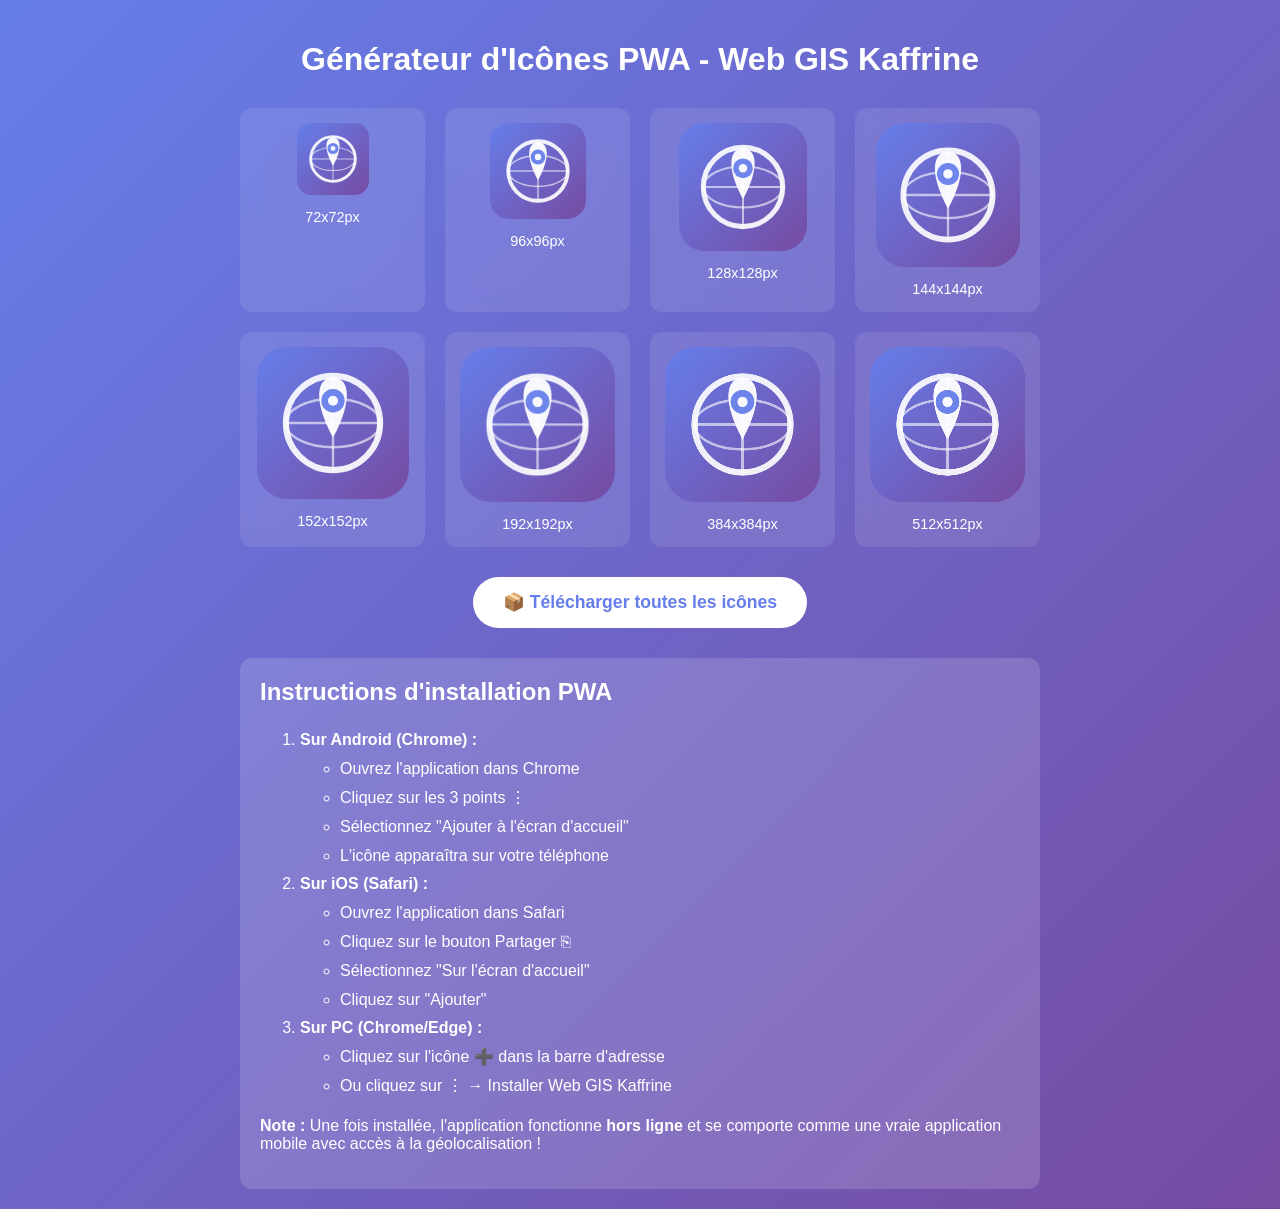
<file: icons/index.html>
<!DOCTYPE html>
<html lang="fr">
<head>
    <meta charset="UTF-8">
    <meta name="viewport" content="width=device-width, initial-scale=1.0">
    <title>Générateur d'Icônes - Web GIS Kaffrine</title>
    <style>
        body {
            font-family: 'Segoe UI', Tahoma, Geneva, Verdana, sans-serif;
            max-width: 800px;
            margin: 0 auto;
            padding: 20px;
            background: linear-gradient(135deg, #667eea 0%, #764ba2 100%);
            color: white;
        }
        h1 {
            text-align: center;
            margin-bottom: 30px;
        }
        .icon-grid {
            display: grid;
            grid-template-columns: repeat(auto-fill, minmax(150px, 1fr));
            gap: 20px;
            margin-bottom: 30px;
        }
        .icon-card {
            background: rgba(255,255,255,0.1);
            border-radius: 12px;
            padding: 15px;
            text-align: center;
            backdrop-filter: blur(10px);
        }
        .icon-card canvas {
            max-width: 100%;
            height: auto;
            border-radius: 8px;
        }
        .icon-card p {
            margin: 10px 0 0 0;
            font-size: 0.9rem;
        }
        .btn-download {
            background: white;
            color: #667eea;
            border: none;
            padding: 15px 30px;
            border-radius: 30px;
            font-size: 1.1rem;
            font-weight: 600;
            cursor: pointer;
            display: block;
            margin: 30px auto;
            transition: transform 0.3s;
        }
        .btn-download:hover {
            transform: scale(1.05);
        }
        .instructions {
            background: rgba(255,255,255,0.15);
            padding: 20px;
            border-radius: 12px;
            margin-top: 30px;
        }
        .instructions h2 {
            margin-top: 0;
        }
        .instructions ol {
            line-height: 1.8;
        }
        .instructions code {
            background: rgba(0,0,0,0.3);
            padding: 2px 8px;
            border-radius: 4px;
        }
    </style>
</head>
<body>
    <h1>Générateur d'Icônes PWA - Web GIS Kaffrine</h1>
    
    <div class="icon-grid" id="iconGrid"></div>
    
    <button class="btn-download" onclick="downloadAllIcons()">
        📦 Télécharger toutes les icônes
    </button>
    
    <div class="instructions">
        <h2>Instructions d'installation PWA</h2>
        <ol>
            <li><strong>Sur Android (Chrome) :</strong>
                <ul>
                    <li>Ouvrez l'application dans Chrome</li>
                    <li>Cliquez sur les 3 points ⋮</li>
                    <li>Sélectionnez "Ajouter à l'écran d'accueil"</li>
                    <li>L'icône apparaîtra sur votre téléphone</li>
                </ul>
            </li>
            <li><strong>Sur iOS (Safari) :</strong>
                <ul>
                    <li>Ouvrez l'application dans Safari</li>
                    <li>Cliquez sur le bouton Partager ⎘</li>
                    <li>Sélectionnez "Sur l'écran d'accueil"</li>
                    <li>Cliquez sur "Ajouter"</li>
                </ul>
            </li>
            <li><strong>Sur PC (Chrome/Edge) :</strong>
                <ul>
                    <li>Cliquez sur l'icône ➕ dans la barre d'adresse</li>
                    <li>Ou cliquez sur ⋮ → Installer Web GIS Kaffrine</li>
                </ul>
            </li>
        </ol>
        <p><strong>Note :</strong> Une fois installée, l'application fonctionne <strong>hors ligne</strong> et se comporte comme une vraie application mobile avec accès à la géolocalisation !</p>
    </div>

    <script>
        const sizes = [72, 96, 128, 144, 152, 192, 384, 512];
        const iconGrid = document.getElementById('iconGrid');
        const generatedIcons = [];

        function generateIcon(size) {
            const canvas = document.createElement('canvas');
            canvas.width = size;
            canvas.height = size;
            const ctx = canvas.getContext('2d');
            
            // Fond avec dégradé
            const gradient = ctx.createLinearGradient(0, 0, size, size);
            gradient.addColorStop(0, '#667eea');
            gradient.addColorStop(1, '#764ba2');
            
            // Rectangle arrondi
            ctx.fillStyle = gradient;
            ctx.beginPath();
            ctx.roundRect(0, 0, size, size, size * 0.2);
            ctx.fill();
            
            // Cercle globe
            ctx.strokeStyle = 'white';
            ctx.lineWidth = size * 0.04;
            ctx.globalAlpha = 0.9;
            ctx.beginPath();
            ctx.arc(size/2, size/2, size * 0.31, 0, Math.PI * 2);
            ctx.stroke();
            
            // Lignes de grille
            ctx.lineWidth = size * 0.016;
            ctx.globalAlpha = 0.6;
            
            // Ligne verticale
            ctx.beginPath();
            ctx.moveTo(size/2, size * 0.19);
            ctx.lineTo(size/2, size * 0.81);
            ctx.stroke();
            
            // Ligne horizontale
            ctx.beginPath();
            ctx.moveTo(size * 0.19, size/2);
            ctx.lineTo(size * 0.81, size/2);
            ctx.stroke();
            
            // Ellipse
            ctx.beginPath();
            ctx.ellipse(size/2, size/2, size * 0.31, size * 0.16, 0, 0, Math.PI * 2);
            ctx.stroke();
            
            // Goupille de localisation
            ctx.globalAlpha = 0.95;
            ctx.fillStyle = 'white';
            
            const pinX = size/2;
            const pinY = size * 0.42;
            const pinSize = size * 0.22;
            
            // Corps de la goupille
            ctx.beginPath();
            ctx.moveTo(pinX, pinY - pinSize);
            ctx.bezierCurveTo(
                pinX + pinSize * 0.5, pinY - pinSize,
                pinX + pinSize * 0.6, pinY - pinSize * 0.3,
                pinX, pinY + pinSize * 0.8
            );
            ctx.bezierCurveTo(
                pinX - pinSize * 0.6, pinY - pinSize * 0.3,
                pinX - pinSize * 0.5, pinY - pinSize,
                pinX, pinY - pinSize
            );
            ctx.fill();
            
            // Cercle intérieur
            ctx.fillStyle = '#667eea';
            ctx.beginPath();
            ctx.arc(pinX, pinY - pinSize * 0.3, pinSize * 0.35, 0, Math.PI * 2);
            ctx.fill();
            
            // Point central
            ctx.fillStyle = 'white';
            ctx.beginPath();
            ctx.arc(pinX, pinY - pinSize * 0.3, pinSize * 0.15, 0, Math.PI * 2);
            ctx.fill();
            
            return canvas;
        }

        // Générer et afficher toutes les icônes
        sizes.forEach(size => {
            const canvas = generateIcon(size);
            
            const card = document.createElement('div');
            card.className = 'icon-card';
            card.innerHTML = `
                <canvas id="canvas-${size}" width="${size}" height="${size}"></canvas>
                <p>${size}x${size}px</p>
            `;
            iconGrid.appendChild(card);
            
            // Copier le contenu du canvas
            const displayCanvas = document.getElementById(`canvas-${size}`);
            const displayCtx = displayCanvas.getContext('2d');
            displayCtx.drawImage(canvas, 0, 0);
            
            generatedIcons.push({ size, canvas });
        });

        function downloadAllIcons() {
            generatedIcons.forEach(({ size, canvas }) => {
                const link = document.createElement('a');
                link.download = `icon-${size}x${size}.png`;
                link.href = canvas.toDataURL('image/png');
                document.body.appendChild(link);
                link.click();
                document.body.removeChild(link);
            });
            
            alert('✅ Toutes les icônes ont été téléchargées !\n\nPlacez-les dans le dossier /icons de votre application.');
        }
    </script>
</body>
</html>
</file>
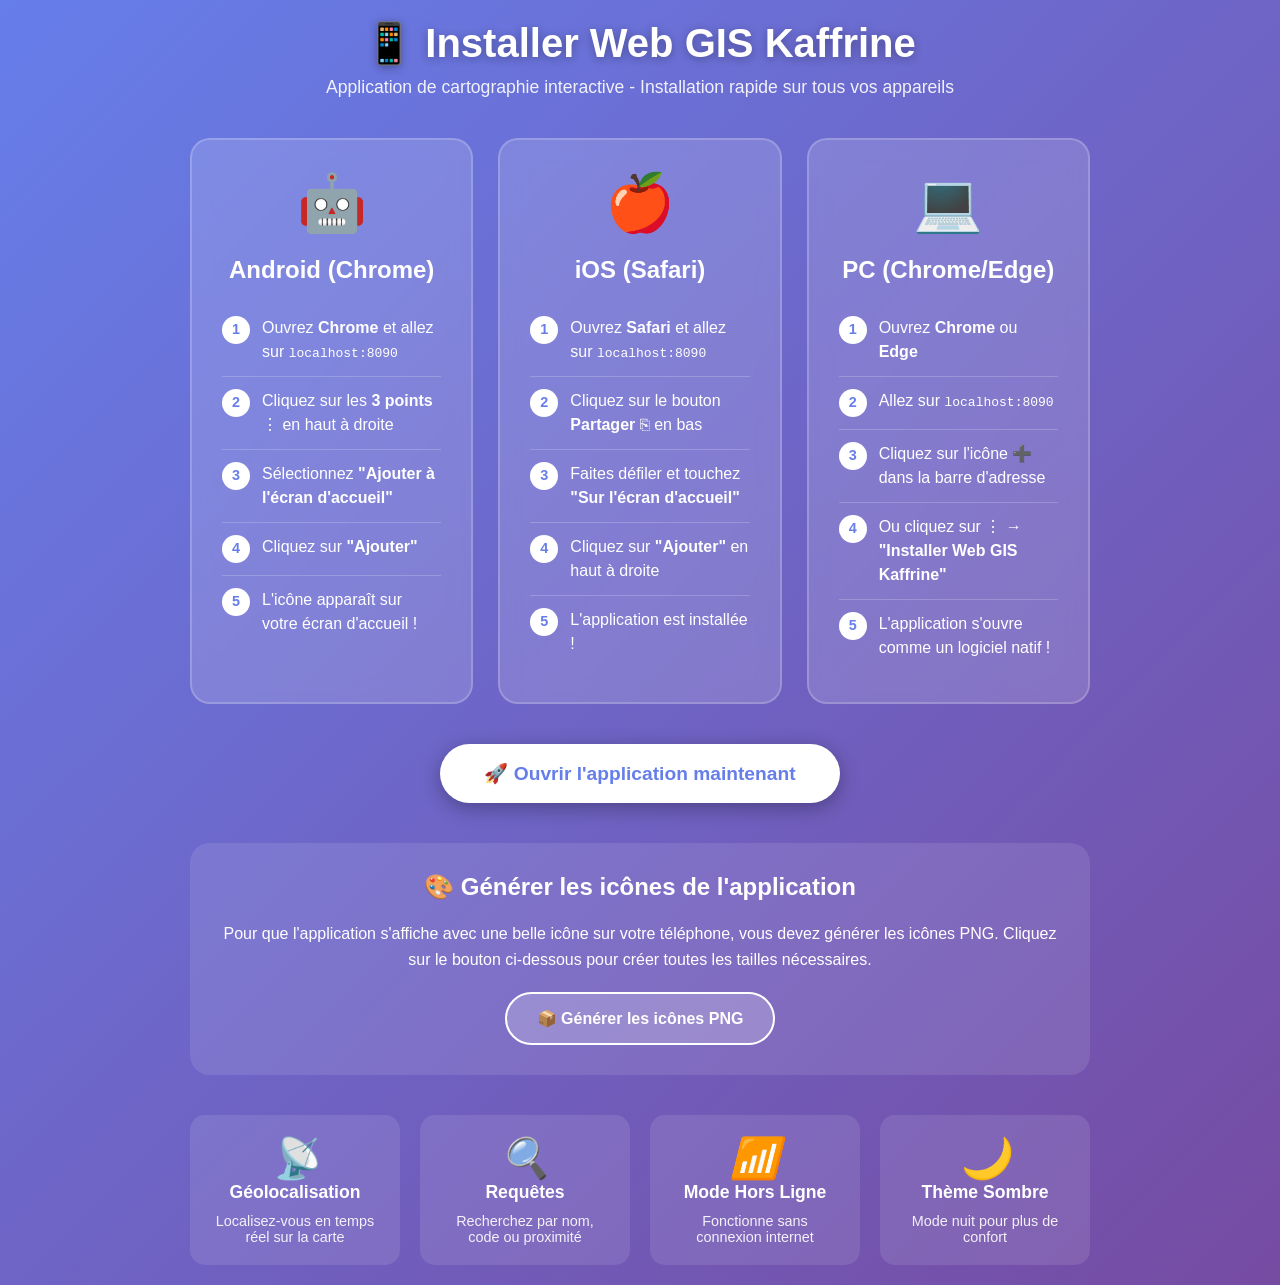
<file: install.html>
<!DOCTYPE html>
<html lang="fr">
<head>
    <meta charset="UTF-8">
    <meta name="viewport" content="width=device-width, initial-scale=1.0">
    <title>Installer Web GIS Kaffrine - Instructions PWA</title>
    <style>
        * {
            margin: 0;
            padding: 0;
            box-sizing: border-box;
        }
        body {
            font-family: 'Segoe UI', Tahoma, Geneva, Verdana, sans-serif;
            background: linear-gradient(135deg, #667eea 0%, #764ba2 100%);
            min-height: 100vh;
            color: white;
            padding: 20px;
        }
        .container {
            max-width: 900px;
            margin: 0 auto;
        }
        h1 {
            text-align: center;
            font-size: 2.5rem;
            margin-bottom: 10px;
            text-shadow: 0 2px 10px rgba(0,0,0,0.3);
        }
        .subtitle {
            text-align: center;
            font-size: 1.1rem;
            margin-bottom: 40px;
            opacity: 0.9;
        }
        .platform-grid {
            display: grid;
            grid-template-columns: repeat(auto-fit, minmax(280px, 1fr));
            gap: 25px;
            margin-bottom: 40px;
        }
        .platform-card {
            background: rgba(255,255,255,0.15);
            backdrop-filter: blur(10px);
            border-radius: 20px;
            padding: 30px;
            border: 2px solid rgba(255,255,255,0.2);
            transition: transform 0.3s, box-shadow 0.3s;
        }
        .platform-card:hover {
            transform: translateY(-5px);
            box-shadow: 0 15px 40px rgba(0,0,0,0.3);
        }
        .platform-icon {
            font-size: 3.5rem;
            margin-bottom: 20px;
            display: block;
            text-align: center;
        }
        .platform-card h2 {
            text-align: center;
            margin-bottom: 20px;
            font-size: 1.5rem;
        }
        .steps {
            list-style: none;
        }
        .steps li {
            padding: 12px 0;
            border-bottom: 1px solid rgba(255,255,255,0.2);
            display: flex;
            align-items: flex-start;
            gap: 12px;
            line-height: 1.5;
        }
        .steps li:last-child {
            border-bottom: none;
        }
        .step-number {
            background: white;
            color: #667eea;
            width: 28px;
            height: 28px;
            border-radius: 50%;
            display: flex;
            align-items: center;
            justify-content: center;
            font-weight: bold;
            flex-shrink: 0;
            font-size: 0.9rem;
        }
        .btn-primary {
            display: block;
            width: 100%;
            max-width: 400px;
            margin: 30px auto;
            padding: 18px 30px;
            background: white;
            color: #667eea;
            border: none;
            border-radius: 50px;
            font-size: 1.2rem;
            font-weight: 700;
            cursor: pointer;
            text-decoration: none;
            text-align: center;
            transition: transform 0.3s, box-shadow 0.3s;
            box-shadow: 0 5px 20px rgba(0,0,0,0.3);
        }
        .btn-primary:hover {
            transform: scale(1.05);
            box-shadow: 0 8px 30px rgba(0,0,0,0.4);
        }
        .icons-section {
            background: rgba(255,255,255,0.1);
            border-radius: 20px;
            padding: 30px;
            margin-top: 40px;
            text-align: center;
        }
        .icons-section h2 {
            margin-bottom: 20px;
        }
        .icons-section p {
            margin-bottom: 20px;
            line-height: 1.6;
        }
        .btn-secondary {
            display: inline-block;
            padding: 15px 30px;
            background: rgba(255,255,255,0.2);
            color: white;
            border: 2px solid white;
            border-radius: 50px;
            font-size: 1rem;
            font-weight: 600;
            cursor: pointer;
            text-decoration: none;
            transition: all 0.3s;
        }
        .btn-secondary:hover {
            background: white;
            color: #667eea;
        }
        .features {
            display: grid;
            grid-template-columns: repeat(auto-fit, minmax(200px, 1fr));
            gap: 20px;
            margin-top: 40px;
        }
        .feature {
            background: rgba(255,255,255,0.1);
            padding: 20px;
            border-radius: 15px;
            text-align: center;
        }
        .feature i {
            font-size: 2.5rem;
            margin-bottom: 15px;
        }
        .feature h3 {
            font-size: 1.1rem;
            margin-bottom: 10px;
        }
        .feature p {
            font-size: 0.9rem;
            opacity: 0.9;
        }
        @media (max-width: 600px) {
            h1 {
                font-size: 1.8rem;
            }
            .platform-card {
                padding: 20px;
            }
        }
    </style>
</head>
<body>
    <div class="container">
        <h1>📱 Installer Web GIS Kaffrine</h1>
        <p class="subtitle">Application de cartographie interactive - Installation rapide sur tous vos appareils</p>

        <div class="platform-grid">
            <!-- Android -->
            <div class="platform-card">
                <span class="platform-icon">🤖</span>
                <h2>Android (Chrome)</h2>
                <ol class="steps">
                    <li>
                        <span class="step-number">1</span>
                        <span>Ouvrez <strong>Chrome</strong> et allez sur <code>localhost:8090</code></span>
                    </li>
                    <li>
                        <span class="step-number">2</span>
                        <span>Cliquez sur les <strong>3 points</strong> ⋮ en haut à droite</span>
                    </li>
                    <li>
                        <span class="step-number">3</span>
                        <span>Sélectionnez <strong>"Ajouter à l'écran d'accueil"</strong></span>
                    </li>
                    <li>
                        <span class="step-number">4</span>
                        <span>Cliquez sur <strong>"Ajouter"</strong></span>
                    </li>
                    <li>
                        <span class="step-number">5</span>
                        <span>L'icône apparaît sur votre écran d'accueil !</span>
                    </li>
                </ol>
            </div>

            <!-- iOS -->
            <div class="platform-card">
                <span class="platform-icon">🍎</span>
                <h2>iOS (Safari)</h2>
                <ol class="steps">
                    <li>
                        <span class="step-number">1</span>
                        <span>Ouvrez <strong>Safari</strong> et allez sur <code>localhost:8090</code></span>
                    </li>
                    <li>
                        <span class="step-number">2</span>
                        <span>Cliquez sur le bouton <strong>Partager</strong> ⎘ en bas</span>
                    </li>
                    <li>
                        <span class="step-number">3</span>
                        <span>Faites défiler et touchez <strong>"Sur l'écran d'accueil"</strong></span>
                    </li>
                    <li>
                        <span class="step-number">4</span>
                        <span>Cliquez sur <strong>"Ajouter"</strong> en haut à droite</span>
                    </li>
                    <li>
                        <span class="step-number">5</span>
                        <span>L'application est installée !</span>
                    </li>
                </ol>
            </div>

            <!-- PC -->
            <div class="platform-card">
                <span class="platform-icon">💻</span>
                <h2>PC (Chrome/Edge)</h2>
                <ol class="steps">
                    <li>
                        <span class="step-number">1</span>
                        <span>Ouvrez <strong>Chrome</strong> ou <strong>Edge</strong></span>
                    </li>
                    <li>
                        <span class="step-number">2</span>
                        <span>Allez sur <code>localhost:8090</code></span>
                    </li>
                    <li>
                        <span class="step-number">3</span>
                        <span>Cliquez sur l'icône <strong>➕</strong> dans la barre d'adresse</span>
                    </li>
                    <li>
                        <span class="step-number">4</span>
                        <span>Ou cliquez sur ⋮ → <strong>"Installer Web GIS Kaffrine"</strong></span>
                    </li>
                    <li>
                        <span class="step-number">5</span>
                        <span>L'application s'ouvre comme un logiciel natif !</span>
                    </li>
                </ol>
            </div>
        </div>

        <a href="/" class="btn-primary">🚀 Ouvrir l'application maintenant</a>

        <div class="icons-section">
            <h2>🎨 Générer les icônes de l'application</h2>
            <p>Pour que l'application s'affiche avec une belle icône sur votre téléphone, vous devez générer les icônes PNG. Cliquez sur le bouton ci-dessous pour créer toutes les tailles nécessaires.</p>
            <a href="icons/generate.html" class="btn-secondary">📦 Générer les icônes PNG</a>
        </div>

        <div class="features">
            <div class="feature">
                <i>📡</i>
                <h3>Géolocalisation</h3>
                <p>Localisez-vous en temps réel sur la carte</p>
            </div>
            <div class="feature">
                <i>🔍</i>
                <h3>Requêtes</h3>
                <p>Recherchez par nom, code ou proximité</p>
            </div>
            <div class="feature">
                <i>📶</i>
                <h3>Mode Hors Ligne</h3>
                <p>Fonctionne sans connexion internet</p>
            </div>
            <div class="feature">
                <i>🌙</i>
                <h3>Thème Sombre</h3>
                <p>Mode nuit pour plus de confort</p>
            </div>
        </div>
    </div>
</body>
</html>
</file>
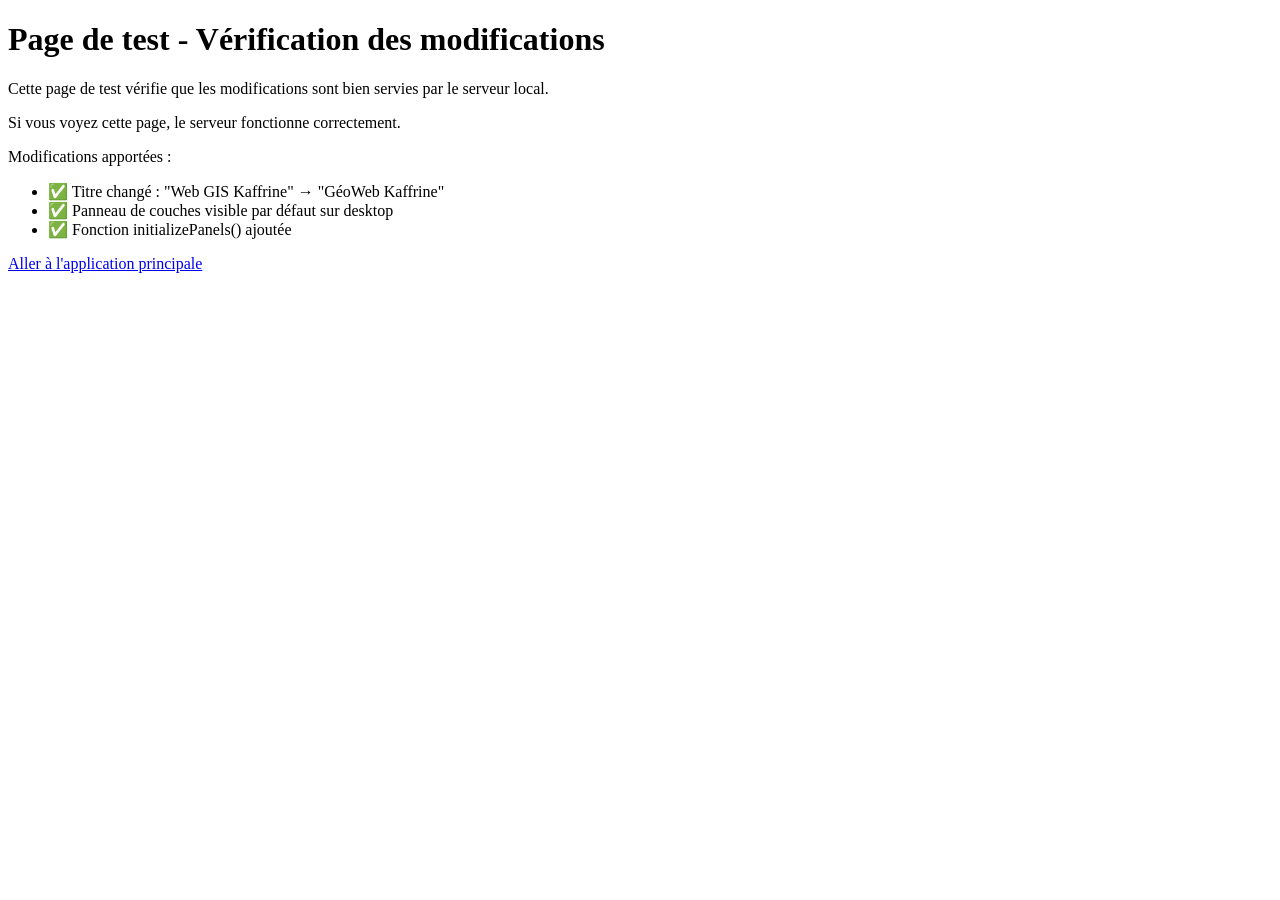
<file: test.html>
<!DOCTYPE html>
<html>
<head>
    <title>Test des modifications</title>
</head>
<body>
    <h1>Page de test - Vérification des modifications</h1>
    <p>Cette page de test vérifie que les modifications sont bien servies par le serveur local.</p>
    <p>Si vous voyez cette page, le serveur fonctionne correctement.</p>
    <p>Modifications apportées :</p>
    <ul>
        <li>✅ Titre changé : "Web GIS Kaffrine" → "GéoWeb Kaffrine"</li>
        <li>✅ Panneau de couches visible par défaut sur desktop</li>
        <li>✅ Fonction initializePanels() ajoutée</li>
    </ul>
    <p><a href="index.html">Aller à l'application principale</a></p>
</body>
</html>
</file>
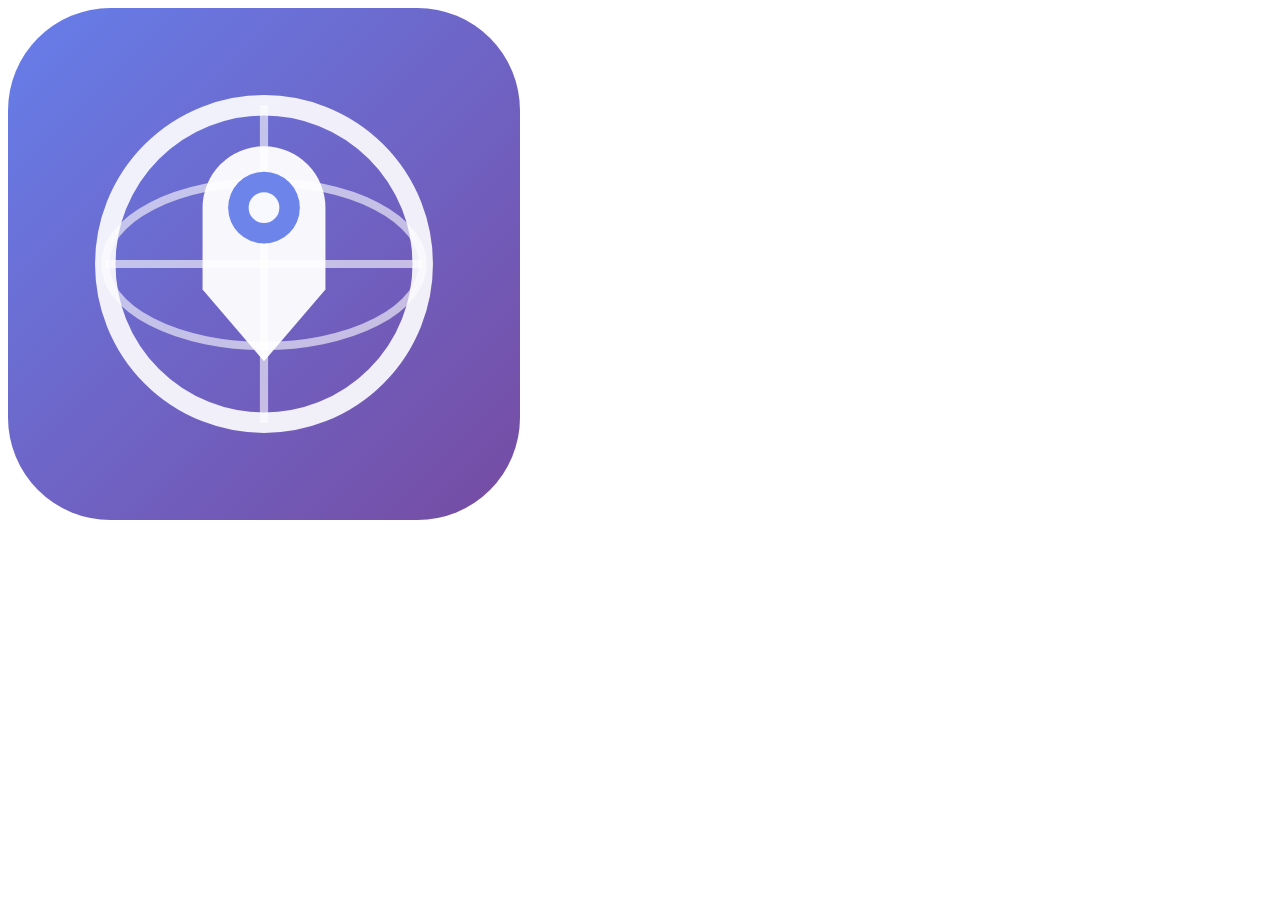
<file: icons/generate-icons.html>
<!DOCTYPE html>
<html>
<head>
    <title>Generate PWA Icons</title>
</head>
<body>
    <canvas id="canvas" width="512" height="512"></canvas>
    <script>
        const canvas = document.getElementById('canvas');
        const ctx = canvas.getContext('2d');
        const sizes = [72, 96, 128, 144, 152, 192, 384, 512];
        
        function drawIcon(size) {
            canvas.width = size;
            canvas.height = size;
            
            // Background gradient
            const gradient = ctx.createLinearGradient(0, 0, size, size);
            gradient.addColorStop(0, '#667eea');
            gradient.addColorStop(1, '#764ba2');
            
            // Rounded rect background
            ctx.fillStyle = gradient;
            ctx.beginPath();
            ctx.roundRect(0, 0, size, size, size * 0.2);
            ctx.fill();
            
            // Globe circle
            ctx.strokeStyle = 'white';
            ctx.lineWidth = size * 0.04;
            ctx.globalAlpha = 0.9;
            ctx.beginPath();
            ctx.arc(size/2, size/2, size * 0.31, 0, Math.PI * 2);
            ctx.stroke();
            
            // Grid lines
            ctx.lineWidth = size * 0.016;
            ctx.globalAlpha = 0.6;
            
            // Horizontal line
            ctx.beginPath();
            ctx.moveTo(size/2, size * 0.19);
            ctx.lineTo(size/2, size * 0.81);
            ctx.stroke();
            
            // Vertical line
            ctx.beginPath();
            ctx.moveTo(size * 0.19, size/2);
            ctx.lineTo(size * 0.81, size/2);
            ctx.stroke();
            
            // Ellipse
            ctx.beginPath();
            ctx.ellipse(size/2, size/2, size * 0.31, size * 0.16, 0, 0, Math.PI * 2);
            ctx.stroke();
            
            // Location pin
            ctx.globalAlpha = 0.95;
            ctx.fillStyle = 'white';
            ctx.beginPath();
            const pinX = size/2;
            const pinY = size * 0.45;
            const pinRadius = size * 0.20;
            
            ctx.arc(pinX, pinY - pinRadius * 0.3, pinRadius * 0.6, Math.PI, 0);
            ctx.lineTo(pinX + pinRadius * 0.6, pinY + pinRadius * 0.5);
            ctx.lineTo(pinX, pinY + pinRadius * 1.2);
            ctx.lineTo(pinX - pinRadius * 0.6, pinY + pinRadius * 0.5);
            ctx.closePath();
            ctx.fill();
            
            // Inner circle
            ctx.fillStyle = '#667eea';
            ctx.beginPath();
            ctx.arc(pinX, pinY - pinRadius * 0.3, pinRadius * 0.35, 0, Math.PI * 2);
            ctx.fill();
            
            // Center dot
            ctx.fillStyle = 'white';
            ctx.beginPath();
            ctx.arc(pinX, pinY - pinRadius * 0.3, pinRadius * 0.15, 0, Math.PI * 2);
            ctx.fill();
            
            return canvas.toDataURL('image/png');
        }
        
        // Generate icons
        sizes.forEach(size => {
            const dataUrl = drawIcon(size);
            const link = document.createElement('a');
            link.download = `icon-${size}x${size}.png`;
            link.href = dataUrl;
            link.click();
        });
    </script>
</body>
</html>
</file>
